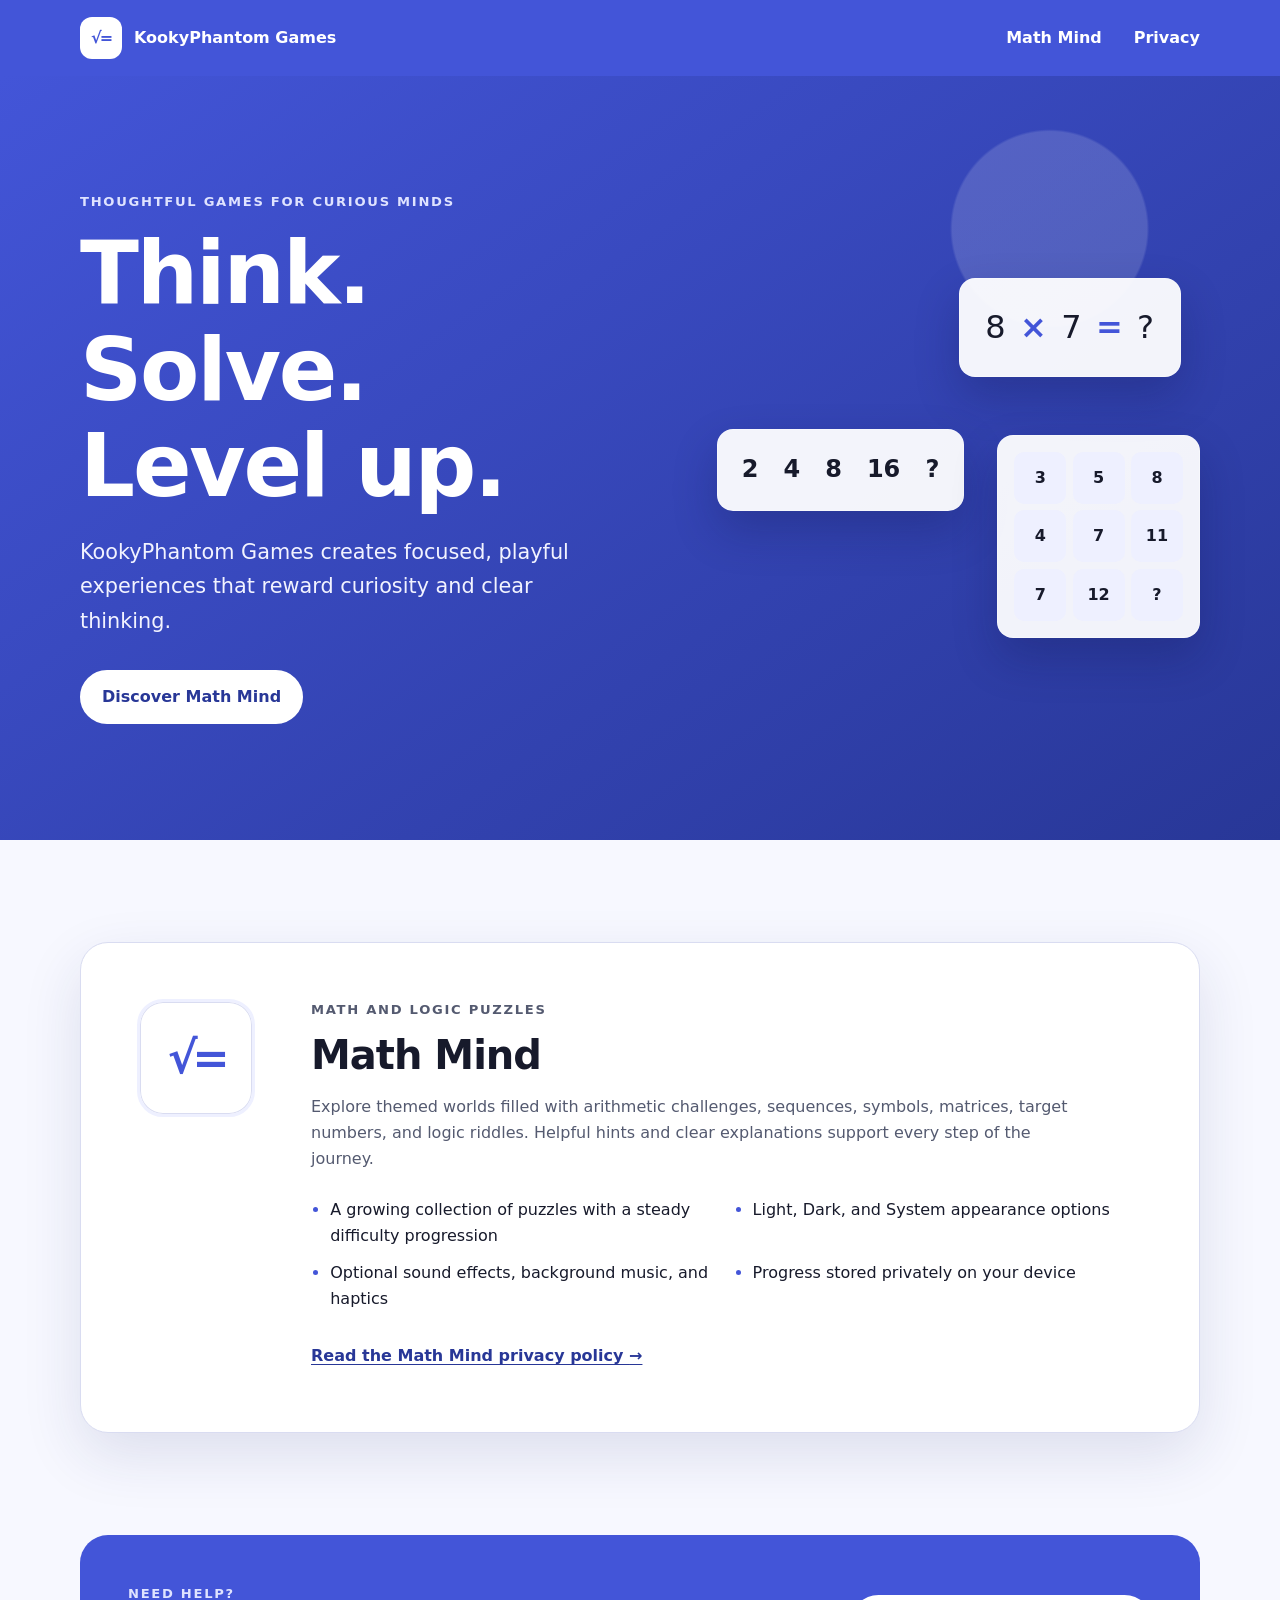
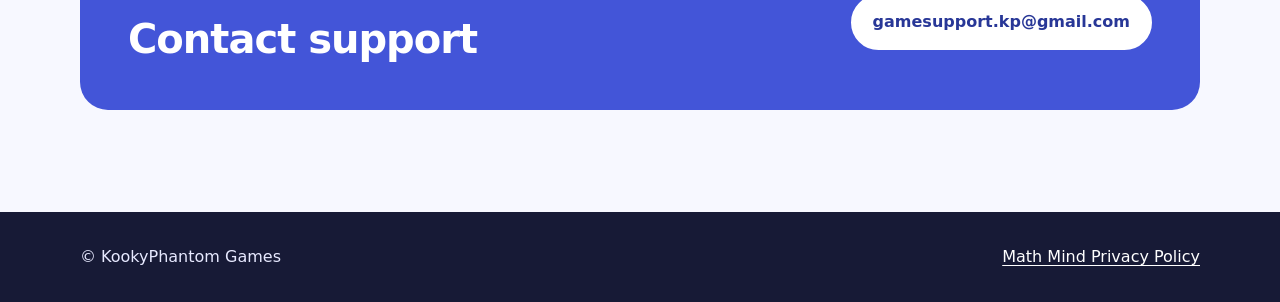
<file: index.html>
<!doctype html>
<html lang="en">
<head>
  <meta charset="utf-8">
  <meta name="viewport" content="width=device-width, initial-scale=1">
  <meta name="description" content="KookyPhantom Games creates thoughtful games, including the math and logic puzzle game Math Mind.">
  <title>KookyPhantom Games</title>
  <link rel="stylesheet" href="assets/style.css">
</head>
<body>
  <a class="skip-link" href="#main-content">Skip to main content</a>

  <header class="site-header">
    <div class="container header-content">
      <a class="publisher-mark" href="index.html" aria-label="KookyPhantom Games home">
        <span class="mark-symbol" aria-hidden="true">√=</span>
        <span>KookyPhantom Games</span>
      </a>
      <nav aria-label="Primary navigation">
        <a href="#math-mind">Math Mind</a>
        <a href="math-mind/privacy-policy/">Privacy</a>
      </nav>
    </div>
  </header>

  <main id="main-content">
    <section class="hero">
      <div class="container hero-grid">
        <div class="hero-copy">
          <p class="eyebrow">Thoughtful games for curious minds</p>
          <h1>Think. Solve.<br>Level up.</h1>
          <p class="hero-intro">
            KookyPhantom Games creates focused, playful experiences that reward
            curiosity and clear thinking.
          </p>
          <a class="button" href="#math-mind">Discover Math Mind</a>
        </div>

        <div class="puzzle-art" aria-hidden="true">
          <div class="equation-card equation-one"><span>8</span><b>×</b><span>7</span><b>=</b><span>?</span></div>
          <div class="sequence-card">2&nbsp;&nbsp; 4&nbsp;&nbsp; 8&nbsp;&nbsp; 16&nbsp;&nbsp; ?</div>
          <div class="matrix-card">
            <span>3</span><span>5</span><span>8</span>
            <span>4</span><span>7</span><span>11</span>
            <span>7</span><span>12</span><span>?</span>
          </div>
        </div>
      </div>
    </section>

    <section class="game-section" id="math-mind" aria-labelledby="math-mind-title">
      <div class="container game-card">
        <div class="game-badge" aria-hidden="true">√=</div>
        <div>
          <p class="eyebrow">Math and logic puzzles</p>
          <h2 id="math-mind-title">Math Mind</h2>
          <p>
            Explore themed worlds filled with arithmetic challenges, sequences,
            symbols, matrices, target numbers, and logic riddles. Helpful hints and
            clear explanations support every step of the journey.
          </p>
          <ul class="feature-list">
            <li>A growing collection of puzzles with a steady difficulty progression</li>
            <li>Light, Dark, and System appearance options</li>
            <li>Optional sound effects, background music, and haptics</li>
            <li>Progress stored privately on your device</li>
          </ul>
          <a class="text-link" href="math-mind/privacy-policy/">Read the Math Mind privacy policy <span aria-hidden="true">→</span></a>
        </div>
      </div>
    </section>

    <section class="contact-section" aria-labelledby="contact-title">
      <div class="container contact-card">
        <div>
          <p class="eyebrow">Need help?</p>
          <h2 id="contact-title">Contact support</h2>
        </div>
        <a class="button button-light" href="mailto:gamesupport.kp@gmail.com">gamesupport.kp@gmail.com</a>
      </div>
    </section>
  </main>

  <footer class="site-footer">
    <div class="container footer-content">
      <p>© KookyPhantom Games</p>
      <a href="math-mind/privacy-policy/">Math Mind Privacy Policy</a>
    </div>
  </footer>
</body>
</html>
</file>
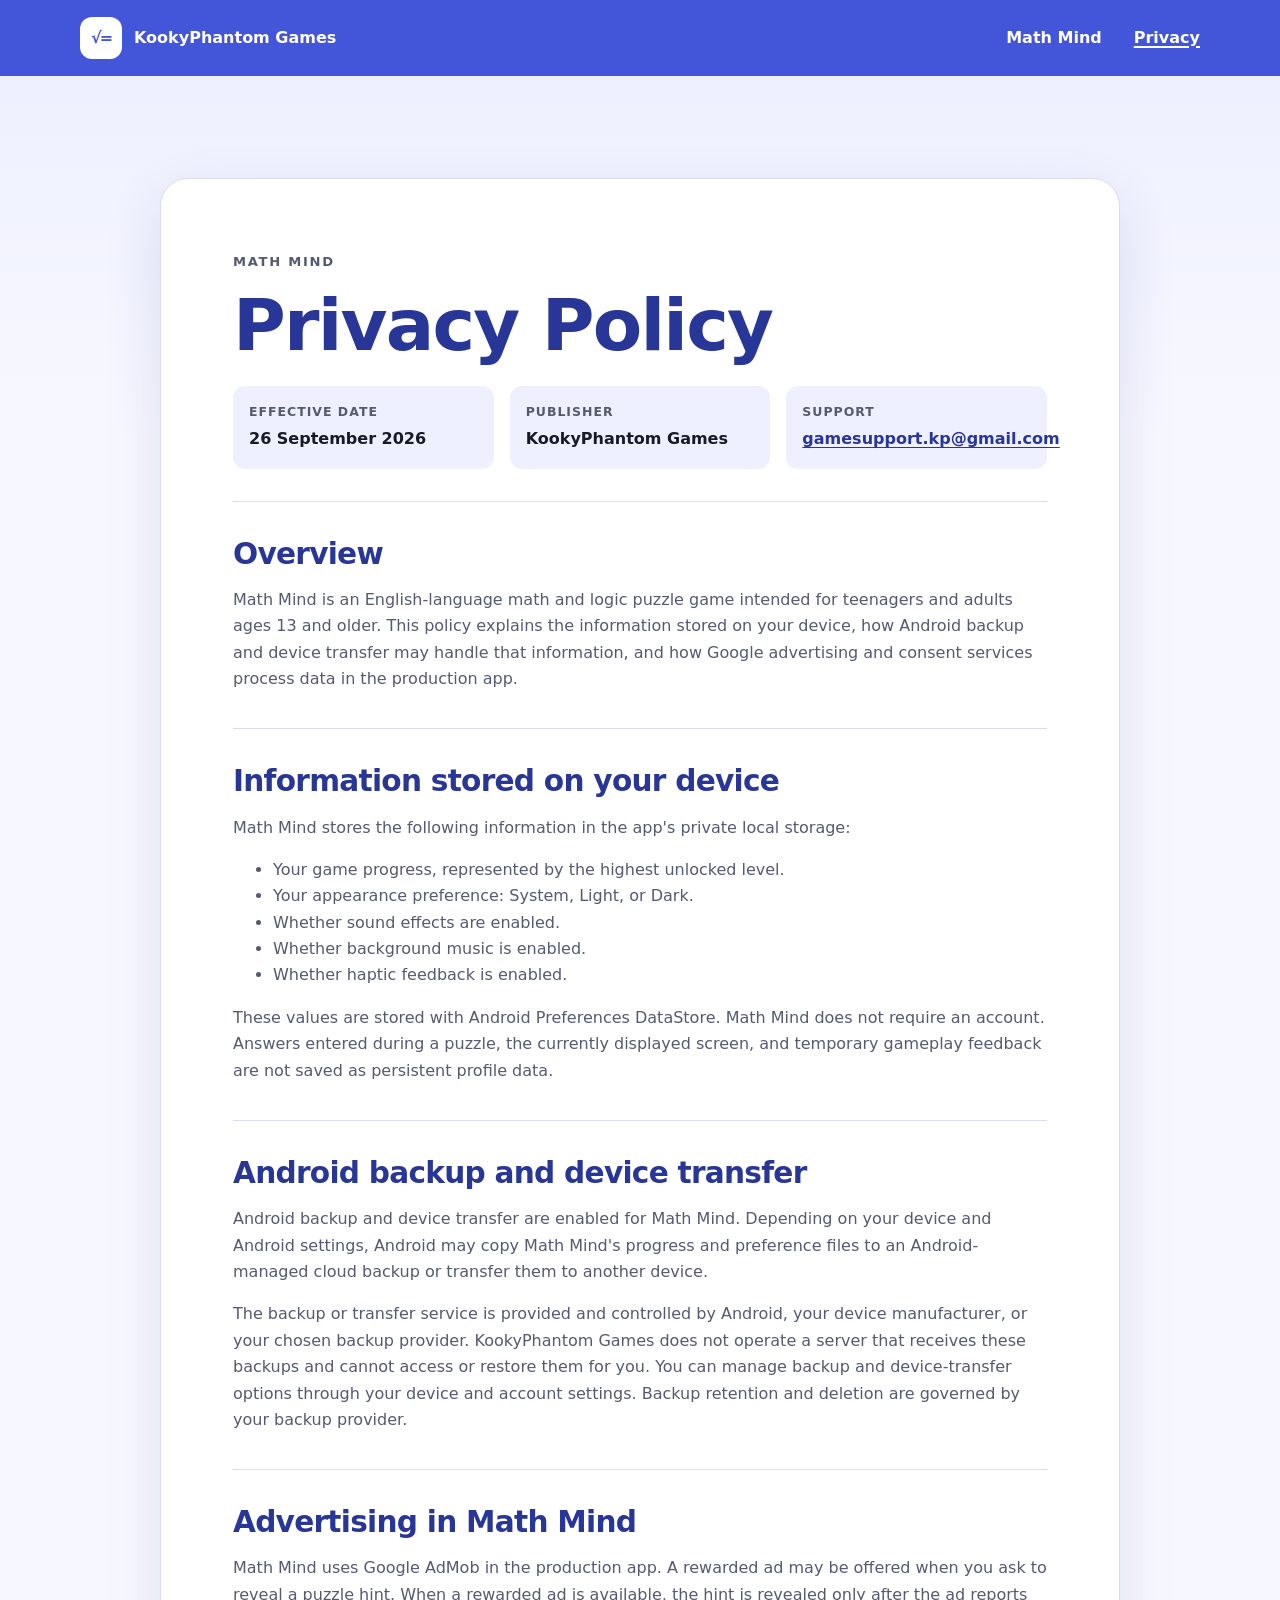
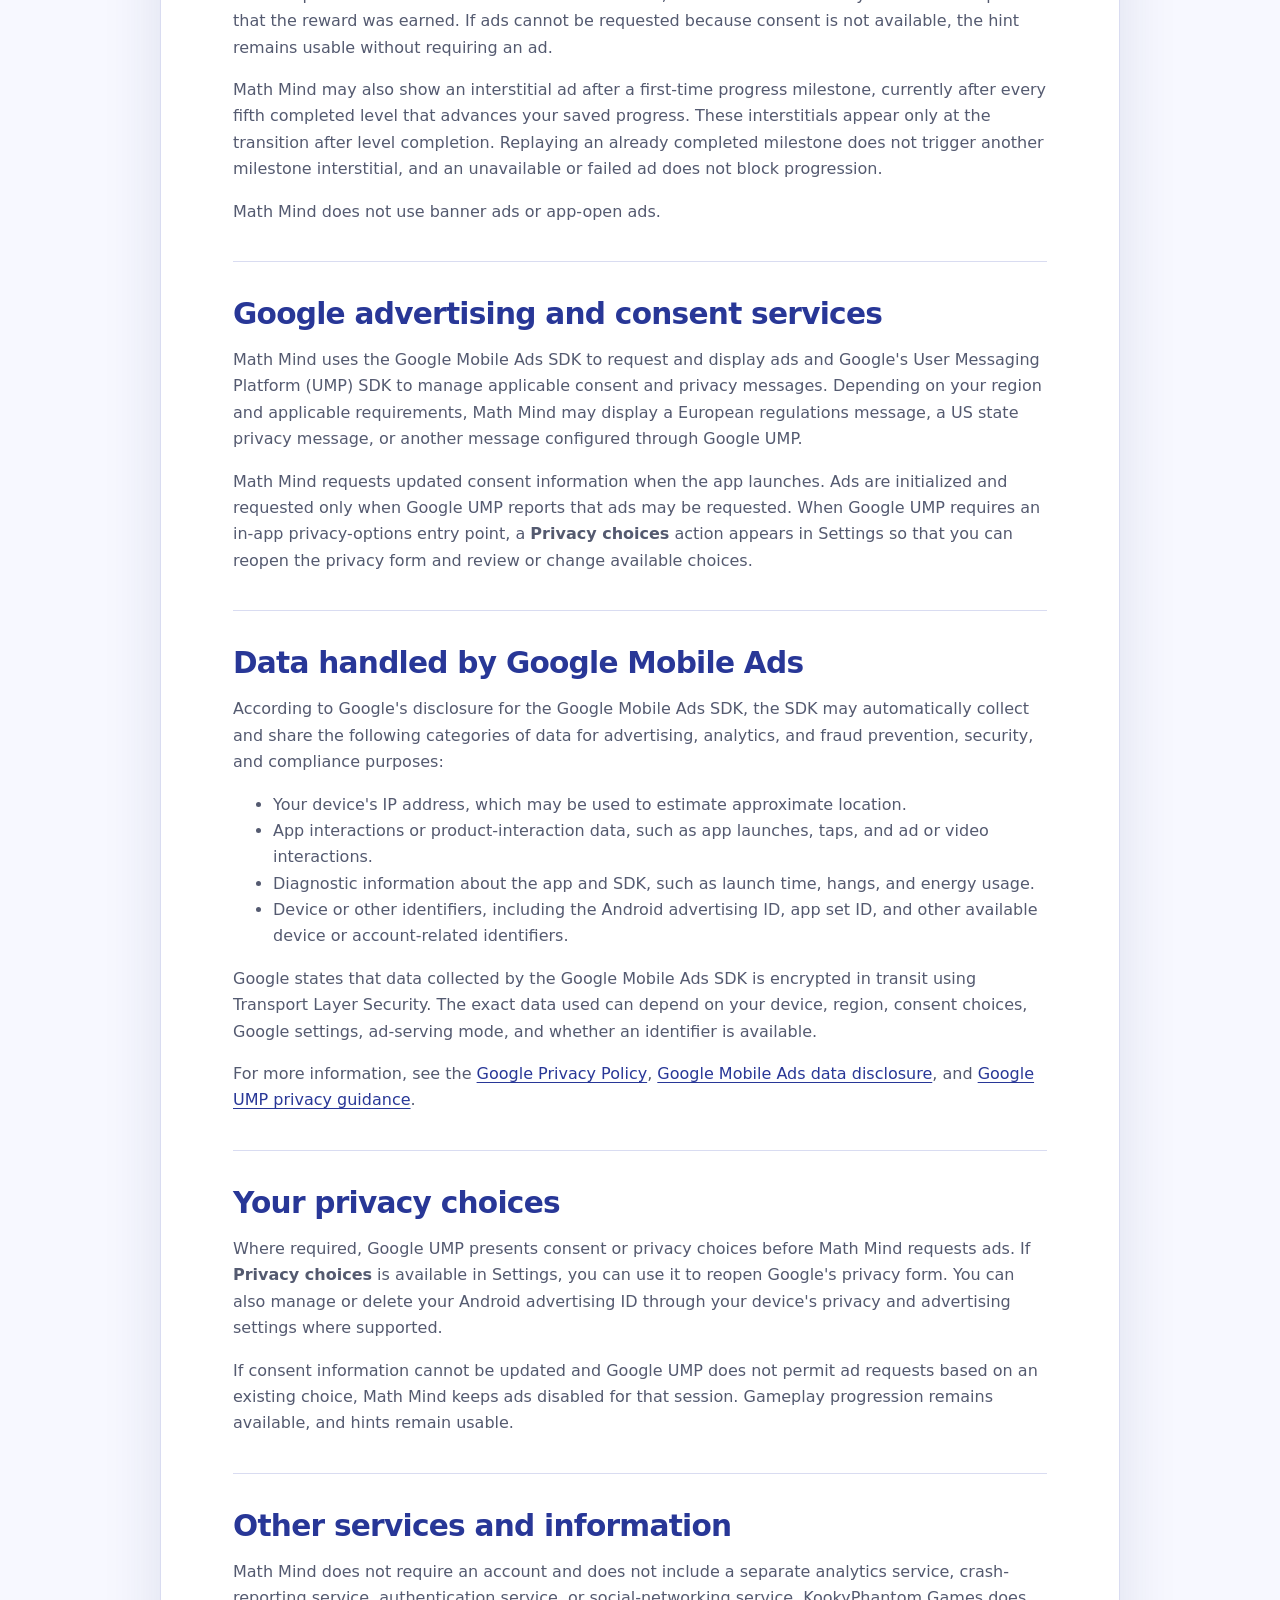
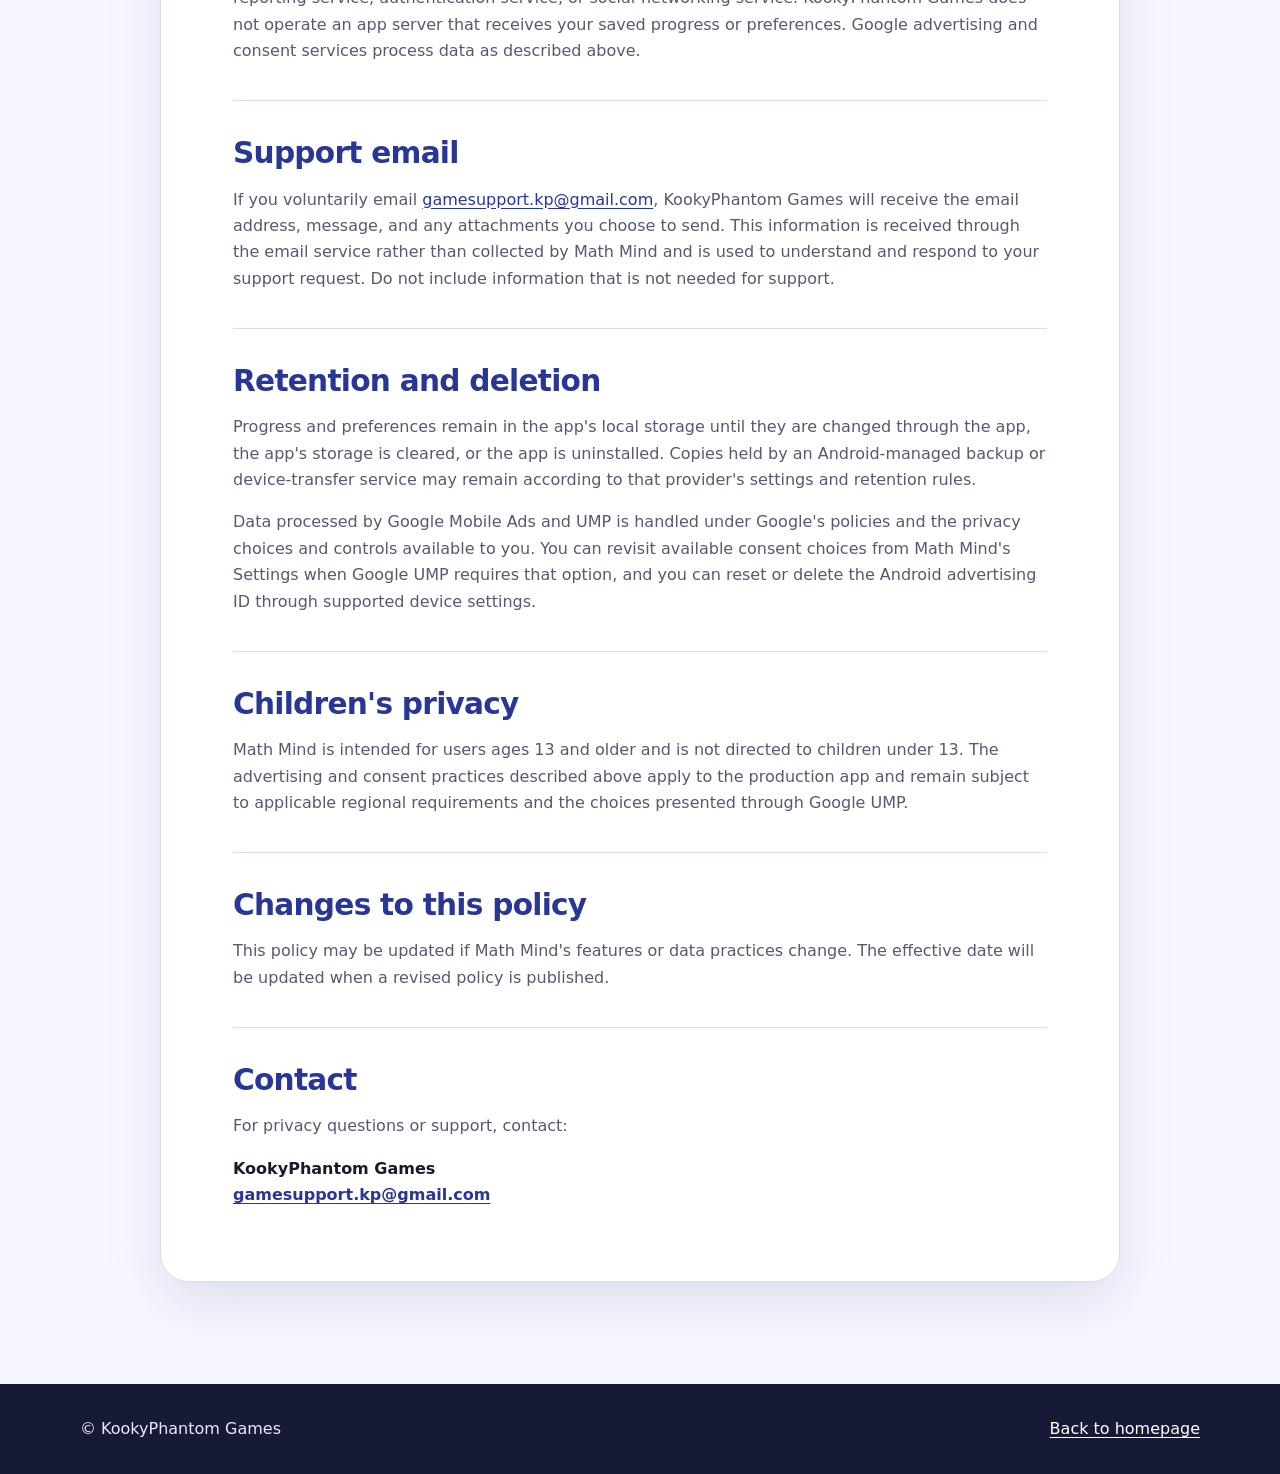
<file: math-mind/privacy-policy/index.html>
<!doctype html>
<html lang="en">
<head>
  <meta charset="utf-8">
  <meta name="viewport" content="width=device-width, initial-scale=1">
  <meta name="description" content="Privacy policy for Math Mind by KookyPhantom Games.">
  <title>Math Mind Privacy Policy | KookyPhantom Games</title>
  <link rel="stylesheet" href="../../assets/style.css">
</head>
<body>
  <a class="skip-link" href="#main-content">Skip to main content</a>

  <header class="site-header">
    <div class="container header-content">
      <a class="publisher-mark" href="../../index.html" aria-label="KookyPhantom Games home">
        <span class="mark-symbol" aria-hidden="true">√=</span>
        <span>KookyPhantom Games</span>
      </a>
      <nav aria-label="Primary navigation">
        <a href="../../index.html#math-mind">Math Mind</a>
        <a href="index.html" aria-current="page">Privacy</a>
      </nav>
    </div>
  </header>

  <main id="main-content" class="policy-main">
    <article class="container policy-card">
      <header class="policy-heading">
        <p class="eyebrow">Math Mind</p>
        <h1>Privacy Policy</h1>
        <dl class="policy-meta">
          <div>
            <dt>Effective date</dt>
            <dd>26 September 2026</dd>
          </div>
          <div>
            <dt>Publisher</dt>
            <dd>KookyPhantom Games</dd>
          </div>
          <div>
            <dt>Support</dt>
            <dd><a href="mailto:gamesupport.kp@gmail.com">gamesupport.kp@gmail.com</a></dd>
          </div>
        </dl>
      </header>

      <section aria-labelledby="overview">
        <h2 id="overview">Overview</h2>
        <p>
          Math Mind is an English-language math and logic puzzle game intended for
          teenagers and adults ages 13 and older. This policy explains the information
          stored on your device, how Android backup and device transfer may handle that
          information, and how Google advertising and consent services process data in
          the production app.
        </p>
      </section>

      <section aria-labelledby="stored-information">
        <h2 id="stored-information">Information stored on your device</h2>
        <p>Math Mind stores the following information in the app's private local storage:</p>
        <ul>
          <li>Your game progress, represented by the highest unlocked level.</li>
          <li>Your appearance preference: System, Light, or Dark.</li>
          <li>Whether sound effects are enabled.</li>
          <li>Whether background music is enabled.</li>
          <li>Whether haptic feedback is enabled.</li>
        </ul>
        <p>
          These values are stored with Android Preferences DataStore. Math Mind does
          not require an account. Answers entered during a puzzle, the currently
          displayed screen, and temporary gameplay feedback are not saved as persistent
          profile data.
        </p>
      </section>

      <section aria-labelledby="backup-transfer">
        <h2 id="backup-transfer">Android backup and device transfer</h2>
        <p>
          Android backup and device transfer are enabled for Math Mind. Depending on
          your device and Android settings, Android may copy Math Mind's progress and
          preference files to an Android-managed cloud backup or transfer them to
          another device.
        </p>
        <p>
          The backup or transfer service is provided and controlled by Android, your
          device manufacturer, or your chosen backup provider. KookyPhantom Games does
          not operate a server that receives these backups and cannot access or restore
          them for you. You can manage backup and device-transfer options through your
          device and account settings. Backup retention and deletion are governed by
          your backup provider.
        </p>
      </section>

      <section aria-labelledby="advertising">
        <h2 id="advertising">Advertising in Math Mind</h2>
        <p>
          Math Mind uses Google AdMob in the production app. A rewarded ad may be
          offered when you ask to reveal a puzzle hint. When a rewarded ad is
          available, the hint is revealed only after the ad reports that the reward
          was earned. If ads cannot be requested because consent is not available,
          the hint remains usable without requiring an ad.
        </p>
        <p>
          Math Mind may also show an interstitial ad after a first-time progress
          milestone, currently after every fifth completed level that advances your
          saved progress. These interstitials appear only at the transition after
          level completion. Replaying an already completed milestone does not trigger
          another milestone interstitial, and an unavailable or failed ad does not
          block progression.
        </p>
        <p>Math Mind does not use banner ads or app-open ads.</p>
      </section>

      <section aria-labelledby="google-advertising-consent">
        <h2 id="google-advertising-consent">Google advertising and consent services</h2>
        <p>
          Math Mind uses the Google Mobile Ads SDK to request and display ads and
          Google's User Messaging Platform (UMP) SDK to manage applicable consent and
          privacy messages. Depending on your region and applicable requirements,
          Math Mind may display a European regulations message, a US state privacy
          message, or another message configured through Google UMP.
        </p>
        <p>
          Math Mind requests updated consent information when the app launches. Ads
          are initialized and requested only when Google UMP reports that ads may be
          requested. When Google UMP requires an in-app privacy-options entry point, a
          <strong>Privacy choices</strong> action appears in Settings so that you can
          reopen the privacy form and review or change available choices.
        </p>
      </section>

      <section aria-labelledby="google-mobile-ads-data">
        <h2 id="google-mobile-ads-data">Data handled by Google Mobile Ads</h2>
        <p>
          According to Google's disclosure for the Google Mobile Ads SDK, the SDK may
          automatically collect and share the following categories of data for
          advertising, analytics, and fraud prevention, security, and compliance
          purposes:
        </p>
        <ul>
          <li>
            Your device's IP address, which may be used to estimate approximate
            location.
          </li>
          <li>
            App interactions or product-interaction data, such as app launches, taps,
            and ad or video interactions.
          </li>
          <li>
            Diagnostic information about the app and SDK, such as launch time, hangs,
            and energy usage.
          </li>
          <li>
            Device or other identifiers, including the Android advertising ID, app set
            ID, and other available device or account-related identifiers.
          </li>
        </ul>
        <p>
          Google states that data collected by the Google Mobile Ads SDK is encrypted
          in transit using Transport Layer Security. The exact data used can depend on
          your device, region, consent choices, Google settings, ad-serving mode, and
          whether an identifier is available.
        </p>
        <p>
          For more information, see the
          <a href="https://policies.google.com/privacy">Google Privacy Policy</a>,
          <a href="https://developers.google.com/admob/android/privacy/play-data-disclosure">Google Mobile Ads data disclosure</a>,
          and
          <a href="https://developers.google.com/admob/android/privacy">Google UMP privacy guidance</a>.
        </p>
      </section>

      <section aria-labelledby="privacy-choices">
        <h2 id="privacy-choices">Your privacy choices</h2>
        <p>
          Where required, Google UMP presents consent or privacy choices before Math
          Mind requests ads. If <strong>Privacy choices</strong> is available in
          Settings, you can use it to reopen Google's privacy form. You can also manage
          or delete your Android advertising ID through your device's privacy and
          advertising settings where supported.
        </p>
        <p>
          If consent information cannot be updated and Google UMP does not permit ad
          requests based on an existing choice, Math Mind keeps ads disabled for that
          session. Gameplay progression remains available, and hints remain usable.
        </p>
      </section>

      <section aria-labelledby="other-services">
        <h2 id="other-services">Other services and information</h2>
        <p>
          Math Mind does not require an account and does not include a separate
          analytics service, crash-reporting service, authentication service, or
          social-networking service. KookyPhantom Games does not operate an app server
          that receives your saved progress or preferences. Google advertising and
          consent services process data as described above.
        </p>
      </section>

      <section aria-labelledby="support-email">
        <h2 id="support-email">Support email</h2>
        <p>
          If you voluntarily email
          <a href="mailto:gamesupport.kp@gmail.com">gamesupport.kp@gmail.com</a>,
          KookyPhantom Games will receive the email address, message, and any attachments
          you choose to send. This information is received through the email service
          rather than collected by Math Mind and is used to understand and respond to
          your support request. Do not include information that is not needed for support.
        </p>
      </section>

      <section aria-labelledby="retention-deletion">
        <h2 id="retention-deletion">Retention and deletion</h2>
        <p>
          Progress and preferences remain in the app's local storage until they are
          changed through the app, the app's storage is cleared, or the app is
          uninstalled. Copies held by an Android-managed backup or device-transfer
          service may remain according to that provider's settings and retention rules.
        </p>
        <p>
          Data processed by Google Mobile Ads and UMP is handled under Google's
          policies and the privacy choices and controls available to you. You can
          revisit available consent choices from Math Mind's Settings when Google UMP
          requires that option, and you can reset or delete the Android advertising ID
          through supported device settings.
        </p>
      </section>

      <section aria-labelledby="children">
        <h2 id="children">Children's privacy</h2>
        <p>
          Math Mind is intended for users ages 13 and older and is not directed to
          children under 13. The advertising and consent practices described above
          apply to the production app and remain subject to applicable regional
          requirements and the choices presented through Google UMP.
        </p>
      </section>

      <section aria-labelledby="changes">
        <h2 id="changes">Changes to this policy</h2>
        <p>
          This policy may be updated if Math Mind's features or data practices change.
          The effective date will be updated when a revised policy is published.
        </p>
      </section>

      <section aria-labelledby="contact">
        <h2 id="contact">Contact</h2>
        <p>For privacy questions or support, contact:</p>
        <address>
          KookyPhantom Games<br>
          <a href="mailto:gamesupport.kp@gmail.com">gamesupport.kp@gmail.com</a>
        </address>
      </section>
    </article>
  </main>

  <footer class="site-footer">
    <div class="container footer-content">
      <p>© KookyPhantom Games</p>
      <a href="../../index.html">Back to homepage</a>
    </div>
  </footer>
</body>
</html>
</file>
<file: assets/style.css>
:root {
  color-scheme: light;
  --brand: #4355d8;
  --brand-dark: #283797;
  --brand-pale: #eef0ff;
  --ink: #171a2b;
  --muted: #545a70;
  --surface: #ffffff;
  --background: #f7f8ff;
  --border: #d9dcf1;
  --focus: #ffbf47;
  --radius-large: 28px;
  --radius-medium: 16px;
  --shadow: 0 22px 60px rgb(37 45 106 / 12%);
}

* {
  box-sizing: border-box;
}

html {
  scroll-behavior: smooth;
}

body {
  margin: 0;
  color: var(--ink);
  background: var(--background);
  font-family: system-ui, -apple-system, BlinkMacSystemFont, "Segoe UI", sans-serif;
  font-size: 1rem;
  line-height: 1.65;
}

a {
  color: var(--brand-dark);
  text-underline-offset: 0.2em;
}

a:hover {
  text-decoration-thickness: 0.15em;
}

a:focus-visible {
  outline: 3px solid var(--focus);
  outline-offset: 4px;
  border-radius: 4px;
}

h1,
h2,
p {
  margin-top: 0;
}

h1,
h2 {
  line-height: 1.12;
  letter-spacing: -0.025em;
}

h1 {
  margin-bottom: 1.25rem;
  font-size: clamp(2.7rem, 8vw, 5.4rem);
}

h2 {
  margin-bottom: 1rem;
  font-size: clamp(1.75rem, 4vw, 2.5rem);
}

.container {
  width: min(1120px, calc(100% - 2rem));
  margin-inline: auto;
}

.skip-link {
  position: fixed;
  z-index: 100;
  top: 0;
  left: 50%;
  padding: 0.75rem 1rem;
  color: var(--ink);
  background: var(--focus);
  font-weight: 700;
  transform: translate(-50%, -200%);
}

.skip-link:focus-visible {
  transform: translate(-50%, 0.75rem);
}

.site-header {
  position: relative;
  z-index: 10;
  color: var(--surface);
  background: var(--brand);
}

.header-content,
.footer-content {
  display: flex;
  align-items: center;
  justify-content: space-between;
  gap: 1.5rem;
}

.header-content {
  min-height: 76px;
}

.publisher-mark {
  display: inline-flex;
  align-items: center;
  gap: 0.75rem;
  color: var(--surface);
  font-weight: 800;
  text-decoration: none;
}

.mark-symbol,
.game-badge {
  display: grid;
  place-items: center;
  color: var(--brand);
  background: var(--surface);
  font-weight: 900;
  letter-spacing: -0.12em;
}

.mark-symbol {
  width: 42px;
  height: 42px;
  border-radius: 12px;
}

.site-header nav {
  display: flex;
  gap: clamp(0.8rem, 3vw, 2rem);
}

.site-header nav a {
  color: var(--surface);
  font-weight: 700;
  text-decoration: none;
}

.site-header nav a:hover,
.site-header nav a[aria-current="page"] {
  text-decoration: underline;
  text-decoration-thickness: 0.13em;
}

.hero {
  overflow: hidden;
  padding: clamp(4rem, 9vw, 7.5rem) 0;
  color: var(--surface);
  background:
    radial-gradient(circle at 82% 20%, rgb(255 255 255 / 15%) 0 8%, transparent 8.2%),
    linear-gradient(145deg, var(--brand) 0%, var(--brand-dark) 100%);
}

.hero-grid {
  display: grid;
  grid-template-columns: minmax(0, 1.05fr) minmax(300px, 0.95fr);
  align-items: center;
  gap: clamp(3rem, 8vw, 7rem);
}

.eyebrow {
  margin-bottom: 0.75rem;
  color: var(--brand);
  font-size: 0.82rem;
  font-weight: 800;
  letter-spacing: 0.13em;
  text-transform: uppercase;
}

.hero .eyebrow,
.contact-card .eyebrow {
  color: #dfe3ff;
}

.hero-intro {
  max-width: 40rem;
  margin-bottom: 2rem;
  color: #f2f3ff;
  font-size: clamp(1.1rem, 2vw, 1.3rem);
}

.button {
  display: inline-flex;
  min-height: 48px;
  align-items: center;
  justify-content: center;
  padding: 0.75rem 1.25rem;
  border: 2px solid var(--surface);
  border-radius: 999px;
  color: var(--brand-dark);
  background: var(--surface);
  font-weight: 800;
  text-align: center;
  text-decoration: none;
}

.button:hover {
  color: var(--surface);
  background: transparent;
}

.puzzle-art {
  position: relative;
  min-height: 360px;
}

.equation-card,
.sequence-card,
.matrix-card {
  position: absolute;
  border: 1px solid rgb(255 255 255 / 35%);
  border-radius: var(--radius-medium);
  color: var(--ink);
  background: rgb(255 255 255 / 94%);
  box-shadow: 0 20px 45px rgb(13 18 67 / 24%);
}

.equation-card {
  top: 0;
  right: 4%;
  display: flex;
  align-items: center;
  gap: 0.9rem;
  padding: 1.4rem 1.6rem;
  font-size: clamp(1.4rem, 4vw, 2rem);
}

.equation-card b {
  color: var(--brand);
}

.sequence-card {
  top: 42%;
  left: 0;
  padding: 1.25rem 1.5rem;
  font-size: clamp(1.1rem, 3vw, 1.5rem);
  font-weight: 800;
}

.matrix-card {
  right: 0;
  bottom: 0;
  display: grid;
  grid-template-columns: repeat(3, 52px);
  gap: 0.4rem;
  padding: 1rem;
}

.matrix-card span {
  display: grid;
  height: 52px;
  place-items: center;
  border-radius: 10px;
  background: var(--brand-pale);
  font-weight: 800;
}

.game-section,
.contact-section,
.policy-main {
  padding: clamp(3.5rem, 8vw, 6.5rem) 0;
}

.game-card {
  display: grid;
  grid-template-columns: auto minmax(0, 1fr);
  gap: clamp(1.5rem, 5vw, 3.5rem);
  padding: clamp(1.5rem, 5vw, 3.5rem);
  border: 1px solid var(--border);
  border-radius: var(--radius-large);
  background: var(--surface);
  box-shadow: var(--shadow);
}

.game-badge {
  width: clamp(78px, 15vw, 118px);
  height: clamp(78px, 15vw, 118px);
  border: 3px solid var(--brand-pale);
  border-radius: 26px;
  box-shadow: inset 0 0 0 1px var(--border);
  font-size: clamp(1.8rem, 5vw, 2.8rem);
}

.game-card p {
  max-width: 48rem;
  color: var(--muted);
}

.feature-list {
  display: grid;
  grid-template-columns: repeat(2, minmax(0, 1fr));
  gap: 0.65rem 2rem;
  margin: 1.5rem 0;
  padding-left: 1.2rem;
}

.feature-list li::marker {
  color: var(--brand);
}

.text-link {
  display: inline-block;
  padding-block: 0.4rem;
  font-weight: 800;
}

.contact-section {
  padding-top: 0;
}

.contact-card {
  display: flex;
  align-items: center;
  justify-content: space-between;
  gap: 2rem;
  padding: clamp(1.5rem, 5vw, 3rem);
  border-radius: var(--radius-large);
  color: var(--surface);
  background: var(--brand);
}

.contact-card h2 {
  margin-bottom: 0;
}

.button-light {
  flex-shrink: 0;
}

.policy-main {
  background:
    linear-gradient(var(--brand-pale), transparent 360px),
    var(--background);
}

.policy-card {
  max-width: 960px;
  padding: clamp(1.5rem, 6vw, 4.5rem);
  border: 1px solid var(--border);
  border-radius: var(--radius-large);
  background: var(--surface);
  box-shadow: var(--shadow);
}

.policy-heading {
  padding-bottom: 2rem;
  border-bottom: 1px solid var(--border);
}

.policy-heading h1 {
  color: var(--brand-dark);
  font-size: clamp(2.4rem, 7vw, 4.5rem);
}

.policy-meta {
  display: grid;
  grid-template-columns: repeat(3, minmax(0, 1fr));
  gap: 1rem;
  margin: 0;
}

.policy-meta div {
  min-width: 0;
  padding: 1rem;
  border-radius: 12px;
  background: var(--brand-pale);
}

.policy-meta dt {
  color: var(--muted);
  font-size: 0.78rem;
  font-weight: 800;
  letter-spacing: 0.08em;
  text-transform: uppercase;
}

.policy-meta dd {
  margin: 0.25rem 0 0;
  overflow-wrap: anywhere;
  font-weight: 700;
}

.policy-meta dd a {
  display: inline-block;
  max-width: 100%;
  font-size: clamp(0.78rem, 4.2vw, 1rem);
  white-space: nowrap;
}

.policy-card section {
  padding-top: 2.25rem;
}

.policy-card section + section {
  margin-top: 2.25rem;
  border-top: 1px solid var(--border);
}

.policy-card section h2 {
  color: var(--brand-dark);
  font-size: clamp(1.4rem, 4vw, 1.85rem);
}

.policy-card p,
.policy-card li {
  color: var(--muted);
}

.policy-card address {
  font-style: normal;
  font-weight: 700;
}

.site-footer {
  padding: 2rem 0;
  color: #e7e9ff;
  background: #171a36;
}

.site-footer p {
  margin: 0;
}

.site-footer a {
  color: #ffffff;
}

@media (max-width: 900px) {
  .policy-meta {
    grid-template-columns: repeat(2, minmax(0, 1fr));
  }

  .policy-meta div:last-child {
    grid-column: 1 / -1;
  }
}

@media (max-width: 760px) {
  .header-content {
    min-height: auto;
    align-items: flex-start;
    flex-direction: column;
    padding-block: 1rem;
  }

  .site-header nav {
    width: 100%;
    padding-top: 0.75rem;
    border-top: 1px solid rgb(255 255 255 / 30%);
  }

  .hero-grid,
  .game-card {
    grid-template-columns: 1fr;
  }

  .hero {
    padding-top: 3.5rem;
  }

  .puzzle-art {
    min-height: 310px;
  }

  .feature-list {
    grid-template-columns: 1fr;
  }

  .contact-card,
  .footer-content {
    align-items: flex-start;
    flex-direction: column;
  }

  .button-light {
    width: 100%;
    max-width: 100%;
    padding-inline: clamp(0.75rem, 3vw, 1.25rem);
    font-size: clamp(0.82rem, 3.8vw, 1rem);
    overflow-wrap: normal;
    white-space: nowrap;
  }
}

@media (max-width: 620px) {
  .policy-meta {
    grid-template-columns: 1fr;
  }

  .policy-meta div:last-child {
    grid-column: auto;
  }
}

@media (max-width: 520px) {
  .puzzle-art {
    display: grid;
    min-height: 0;
    gap: 1rem;
  }

  .equation-card,
  .sequence-card,
  .matrix-card {
    position: static;
  }

  .equation-card,
  .matrix-card {
    justify-self: end;
  }

  .sequence-card {
    max-width: 100%;
    justify-self: start;
    padding: 1rem;
    white-space: nowrap;
  }
}

@media (max-width: 420px) {
  .container {
    width: min(100% - 1rem, 1120px);
  }

  .publisher-mark {
    font-size: 0.95rem;
  }

  .policy-card {
    padding-inline: 1rem;
  }

  .policy-meta div {
    padding-inline: 0.875rem;
  }

  .matrix-card {
    grid-template-columns: repeat(3, 44px);
  }

  .matrix-card span {
    height: 44px;
  }
}

@media (prefers-reduced-motion: reduce) {
  html {
    scroll-behavior: auto;
  }
}
</file>
